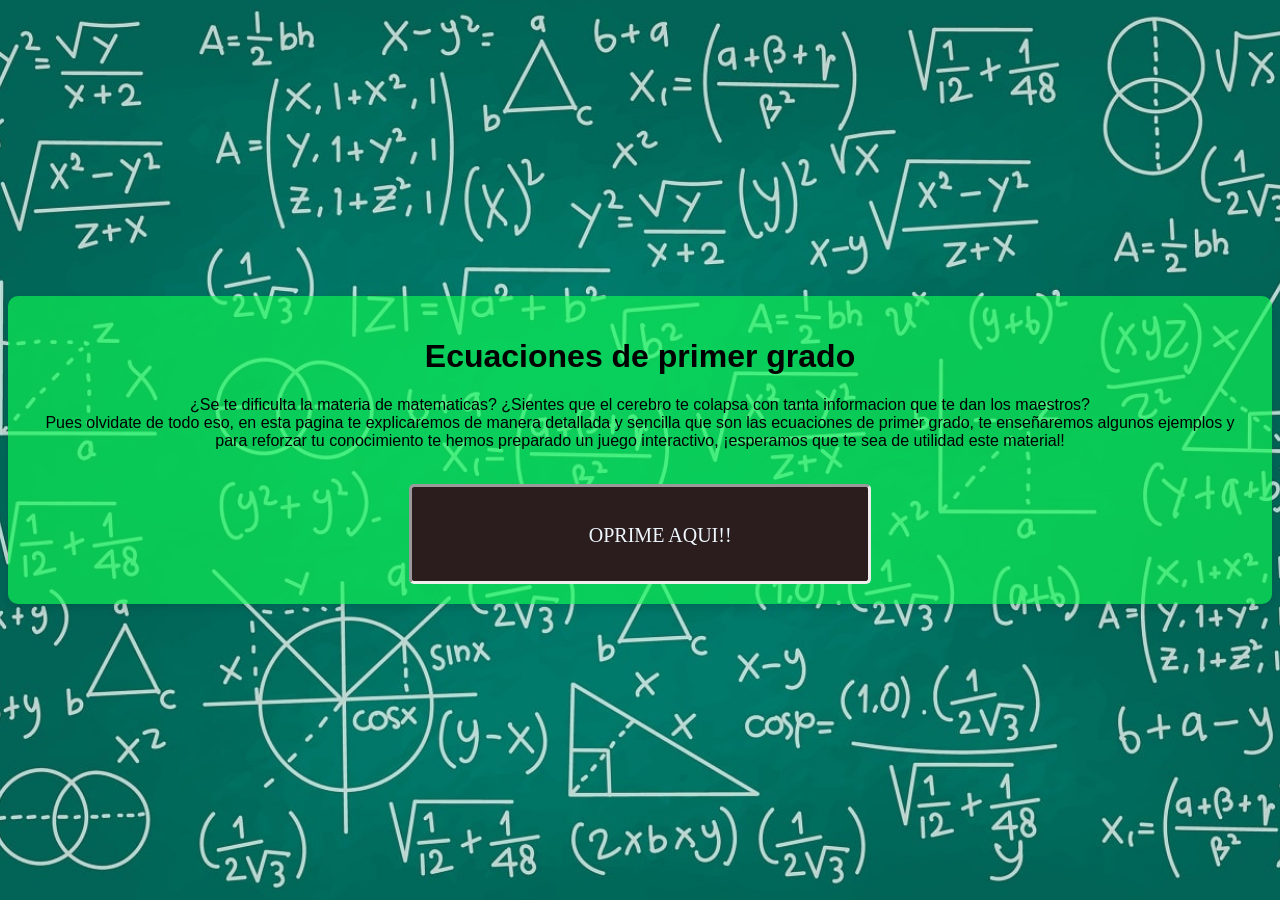
<file: index.html>
<!DOCTYPE html>
<html lang="es-ES">
<head>
    <link rel="preconnect" href="https://fonts.googleapis.com">
    <link rel="preconnect" href="https://fonts.gstatic.com" crossorigin>
    <link href="https://fonts.googleapis.com/css2?family=Montserrat:ital,wght@1,100..900&display=swap" rel="stylesheet">
    <meta charset="UTF-8">
    <meta name="viewport" content="width=device-width, initial-scale=1.0">
    <title>Bienvenidos</title>
    <link rel="stylesheet" href="dibujosheet.css">
</head>
<body >
<div class="contenedor">
        
        <h1>Ecuaciones de primer grado</h1>
        <p>¿Se te dificulta la materia de matematicas? ¿Sientes que el cerebro te colapsa con tanta informacion que te dan los maestros?<br> Pues olvidate de todo eso, en esta pagina te explicaremos de manera detallada y sencilla que son las ecuaciones de primer grado, te enseñaremos algunos ejemplos y para reforzar tu conocimiento te hemos preparado un juego interactivo, ¡esperamos que te sea de utilidad este material!</p>
        <br>
         <div class="contenedores">
        <button  class="boton uno">
            <div class="icono">
                <svg xmlns="http://www.w3.org/2000/svg" width="16" height="16" fill="currentColor" class="bi bi-arrow-right-short" viewBox="0 0 16 16">
                <path fill-rule="evenodd" d="M4 8a.5.5 0 0 1 .5-.5h5.793L8.146 5.354a.5.5 0 1 1 .708-.708l3 3a.5.5 0 0 1 0 .708l-3 3a.5.5 0 0 1-.708-.708L10.293 8.5H4.5A.5.5 0 0 1 4 8"/>
                </svg>
            </div>
           <a href="Ecuaciones de primer grado.html"><span>OPRIME AQUI!!</span></a>
        </button>
         </div>
</div>

</body>
</html>
</file>
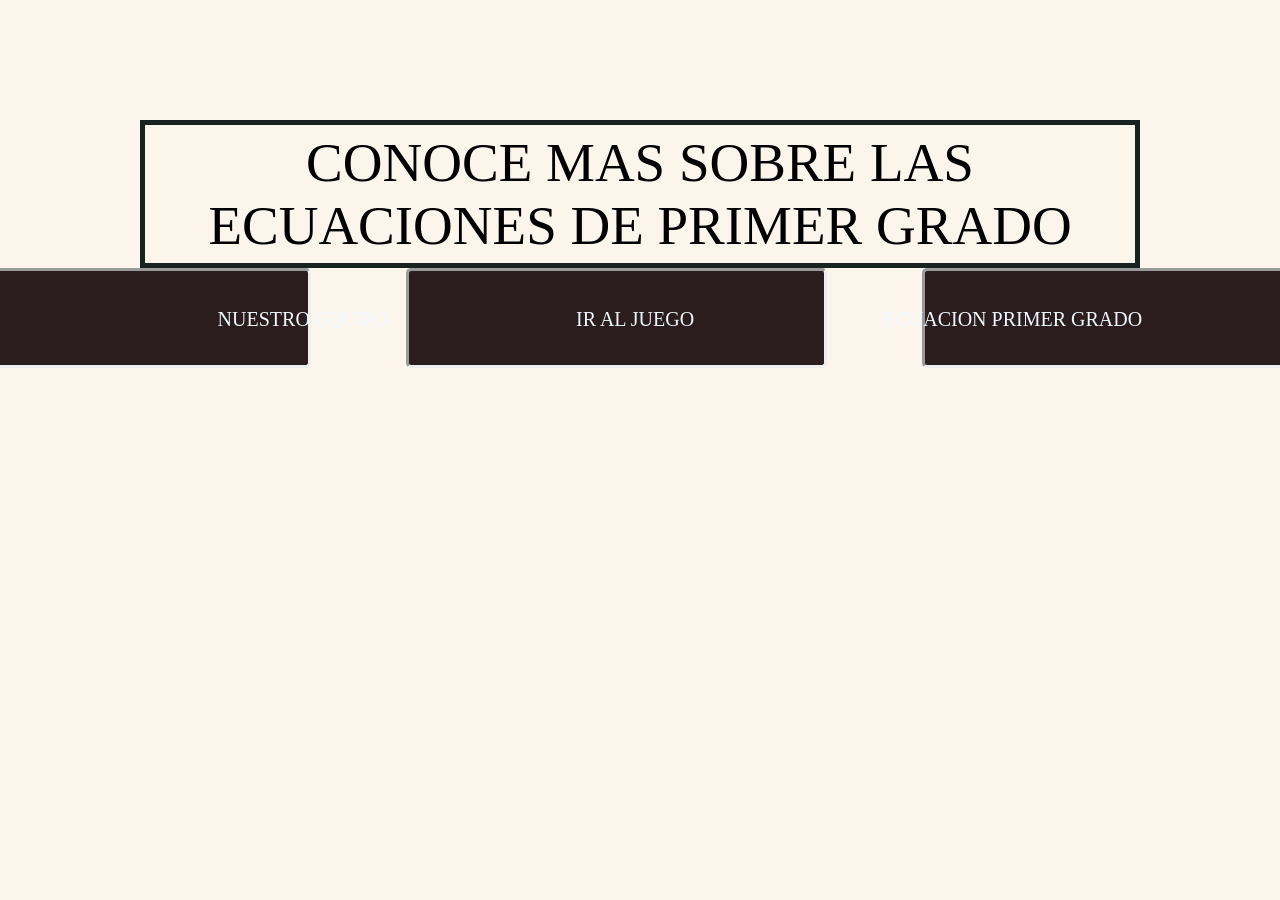
<file: Ecuaciones de primer grado.html>
<!DOCTYPE html>
<html>
<head>
    <title>Links</title>
    <link rel="stylesheet" href="tercero.css">
</head>
<body>
    <div class="links">
         <h1>Conoce mas sobre las ecuaciones de primer grado</h1>
    
      <div class="contenedores">
        <button  class="boton uno">
            <div class="icono">
                <svg xmlns="http://www.w3.org/2000/svg" width="16" height="16" fill="currentColor" class="bi bi-arrow-right-short" viewBox="0 0 16 16">
                <path fill-rule="evenodd" d="M4 8a.5.5 0 0 1 .5-.5h5.793L8.146 5.354a.5.5 0 1 1 .708-.708l3 3a.5.5 0 0 1 0 .708l-3 3a.5.5 0 0 1-.708-.708L10.293 8.5H4.5A.5.5 0 0 1 4 8"/>
                </svg>
            </div>
            <a href="Equipo.html"><span> nuestro equipo</span></a>
        </button>

        <button class="boton dos">
            <div class="icono dos">
                <svg xmlns="http://www.w3.org/2000/svg" width="16" height="16" fill="currentColor" class="bi bi-arrow-right-short" viewBox="0 0 16 16">
                <path fill-rule="evenodd" d="M4 8a.5.5 0 0 1 .5-.5h5.793L8.146 5.354a.5.5 0 1 1 .708-.708l3 3a.5.5 0 0 1 0 .708l-3 3a.5.5 0 0 1-.708-.708L10.293 8.5H4.5A.5.5 0 0 1 4 8"/>
                </svg>
            </div>
            <a href="juego.html"><span >Ir al juego</span></a>
        </button>

        <button href="code.html" class="boton tres">
            <div class="icono tres">
                <svg xmlns="http://www.w3.org/2000/svg" width="16" height="16" fill="currentColor" class="bi bi-arrow-right-short" viewBox="0 0 16 16">
                <path fill-rule="evenodd" d="M4 8a.5.5 0 0 1 .5-.5h5.793L8.146 5.354a.5.5 0 1 1 .708-.708l3 3a.5.5 0 0 1 0 .708l-3 3a.5.5 0 0 1-.708-.708L10.293 8.5H4.5A.5.5 0 0 1 4 8"/>
                </svg>
            </div>
        
            <a href="code.html"> <span>Ecuacion primer grado</span> </a>
        </button>
    </div
    
></body>
</html>
<!--  <u1>
        <br>
        <a href="code.html" class="quinto">Concepto de ecuacion de primer grado</a></1i>
        <br>
        <a  href="juego.html" class="sexto">Ir al juego </a>
 -->
</file>
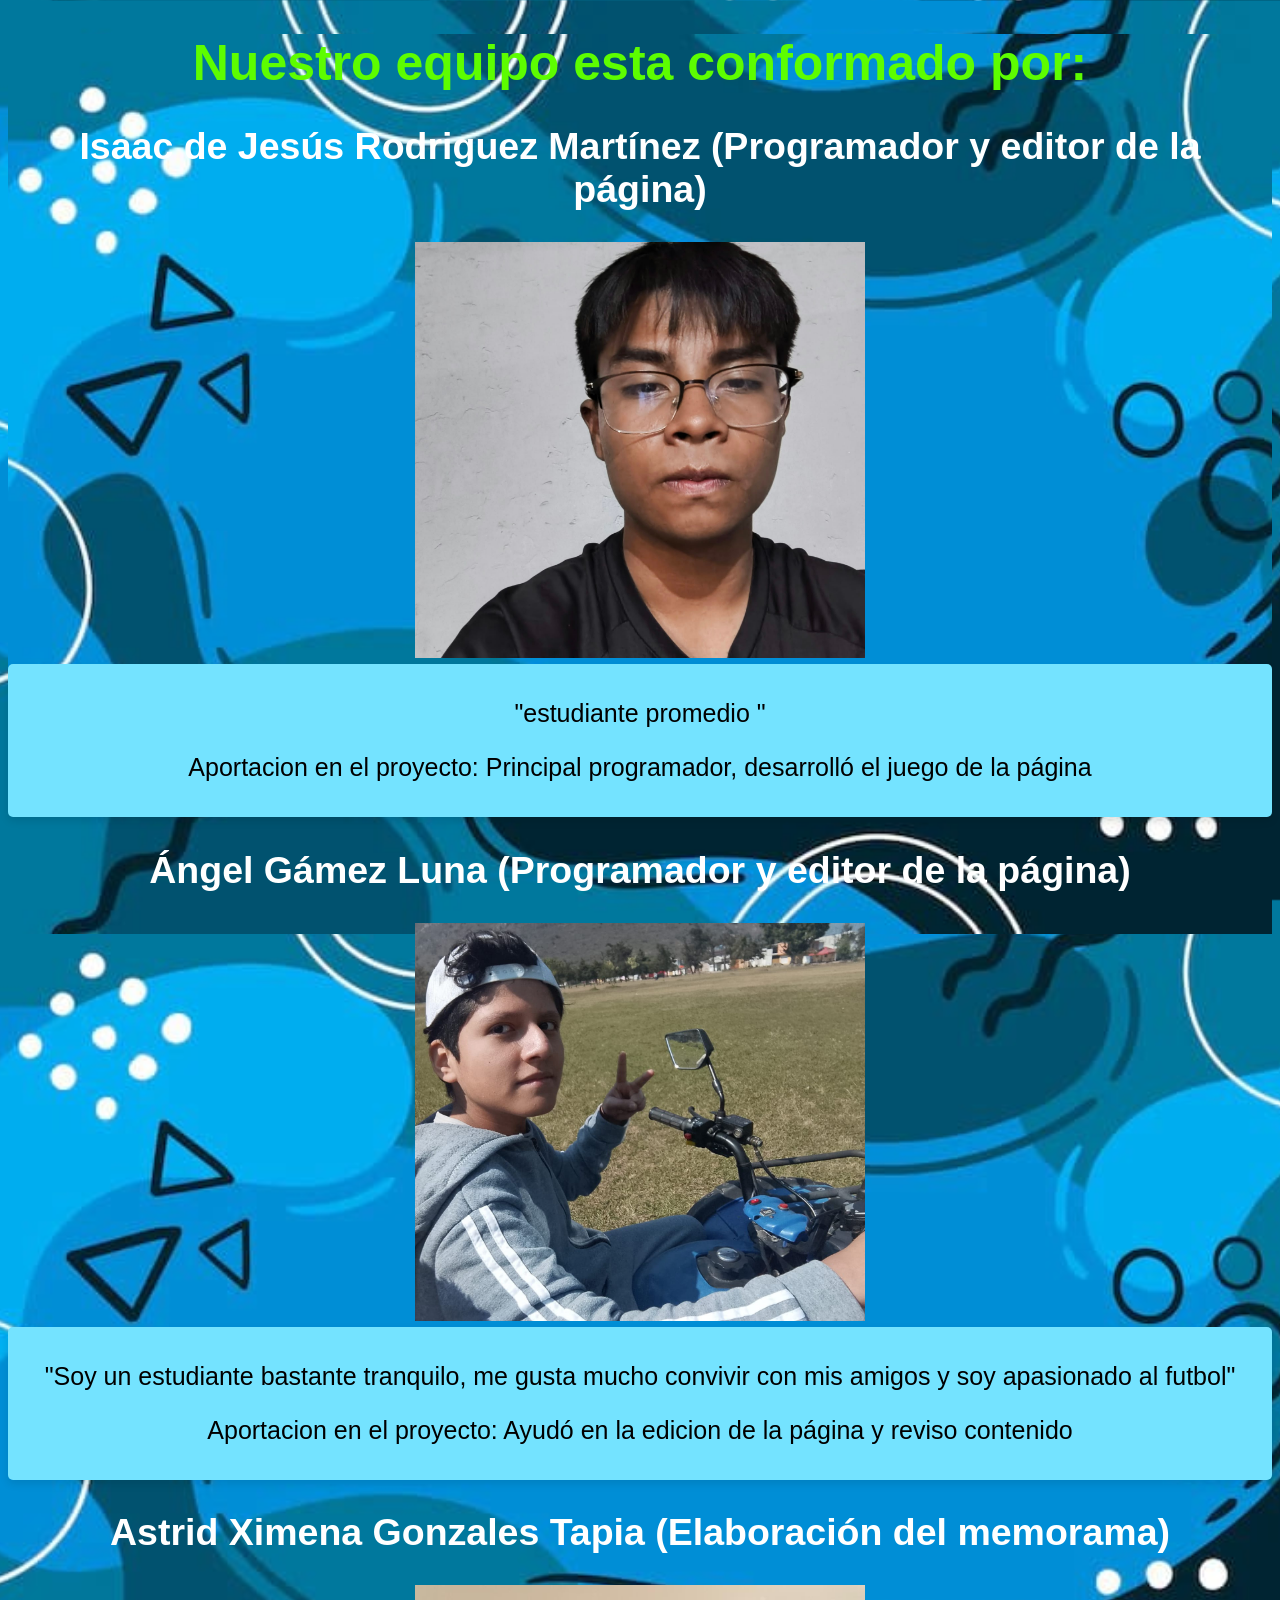
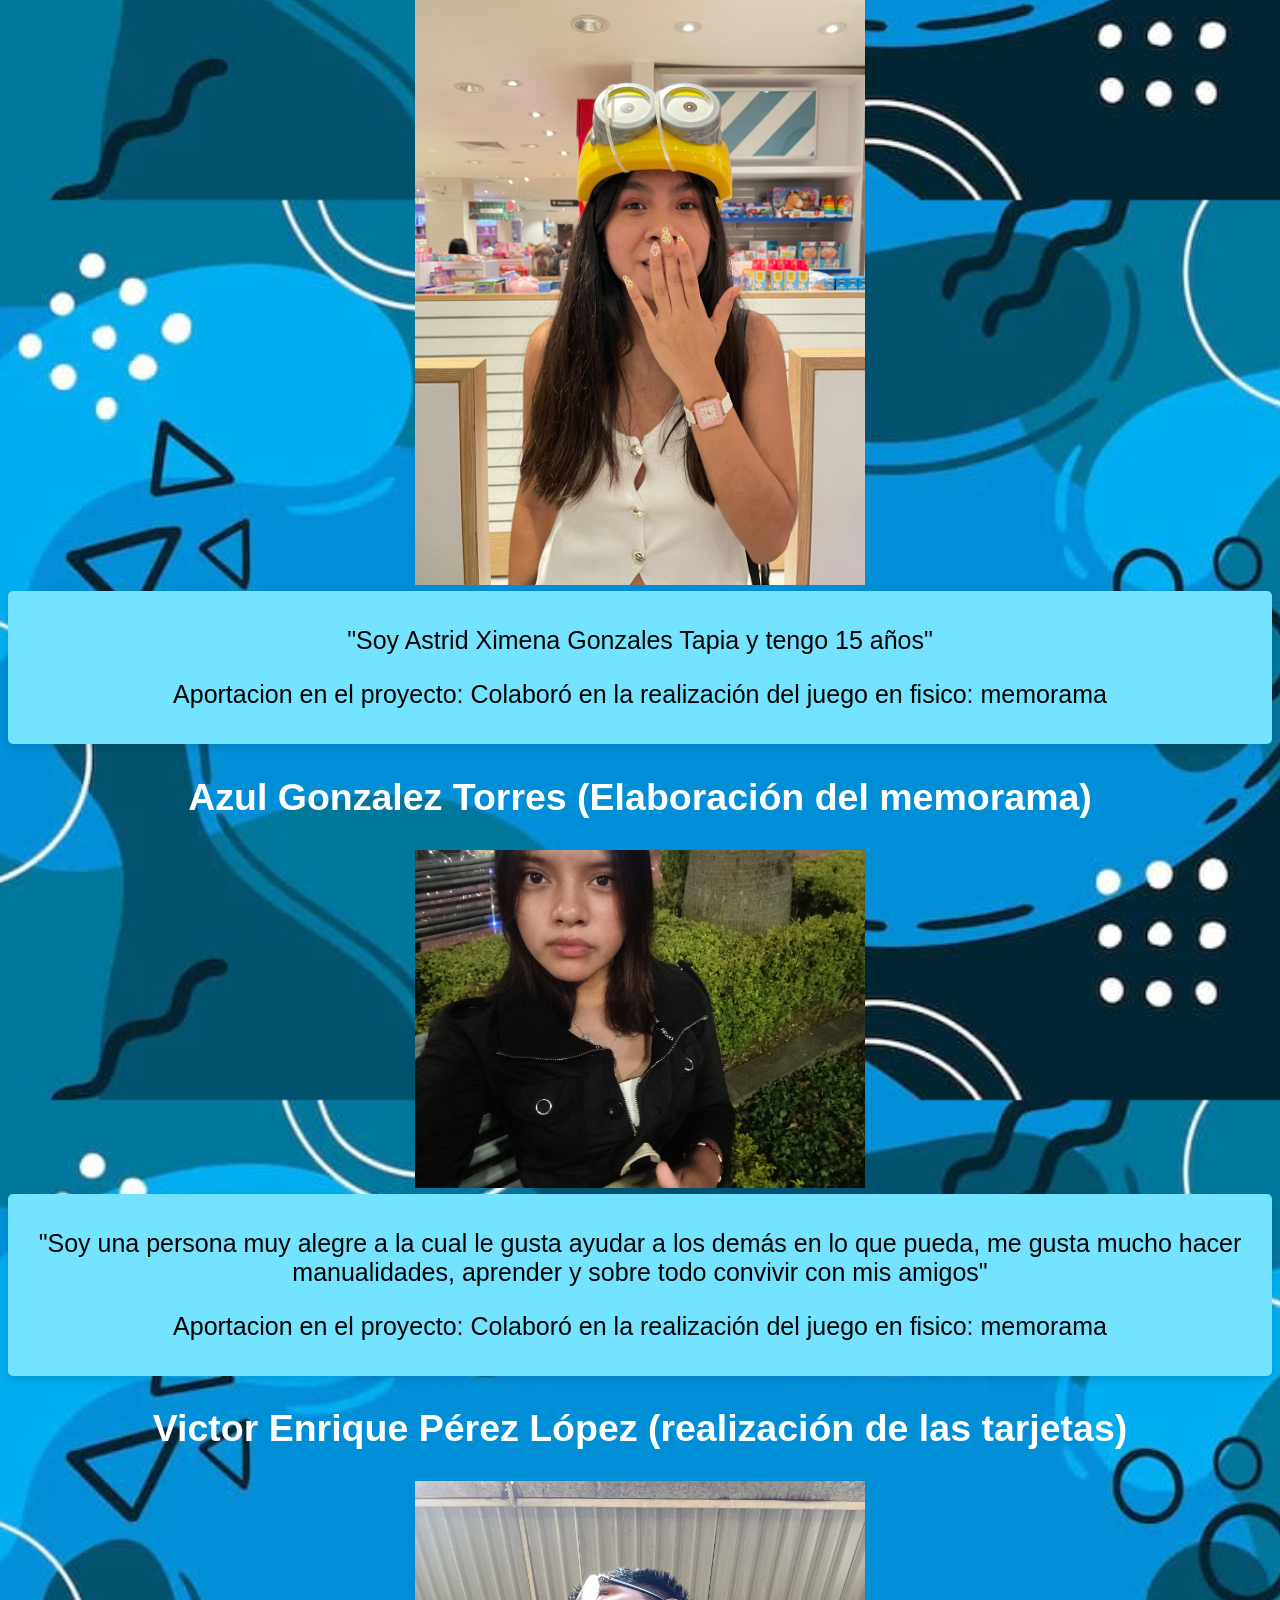
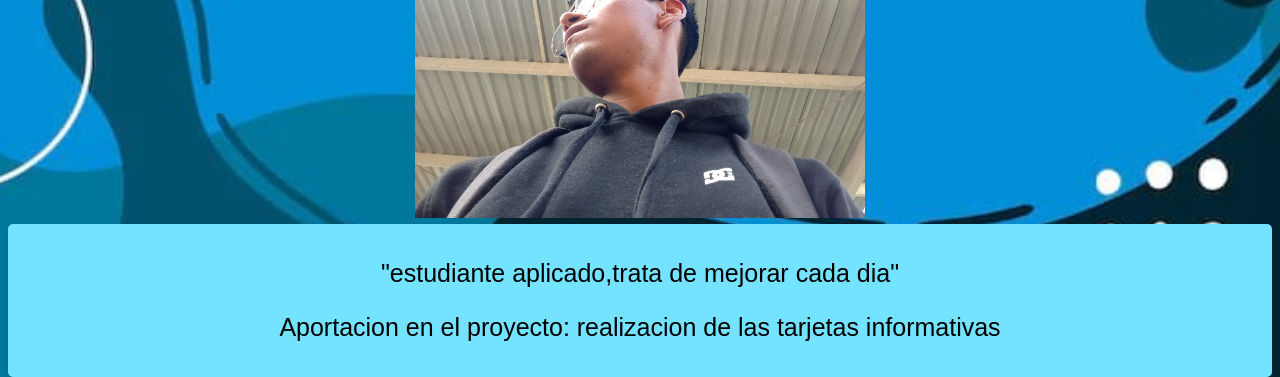
<file: Equipo.html>
<!DOCTYPE html>
<html lang="es-ES">
<head>
    <meta charset="UTF-8">
    <meta name="viewport" content="width=device-width, initial-scale=1.0">
    <title>Nuestro equipo</title>  
    <link rel="stylesheet" href="equipo.css">
    </head>
<body>
    <h1>Nuestro equipo esta conformado por:</h1>
    

    <h2>Isaac de Jesús Rodriguez Martínez (Programador y editor de la página)</h2>
    <div class="contenedor">
    <img src="isaac.jpeg" width="450 px"> </div>
    <div class="contenedor_descripcion1">
    <p>"estudiante promedio "</p>
    <p>Aportacion en el proyecto: Principal programador, desarrolló el juego de la página </p>
        </div>


    <h2>Ángel Gámez Luna (Programador y editor de la página)</h2>
    <div class="contenedor_1">
    <img src="angel.jpeg" width="450 px"> </div>
    <div class="contenedor_descripcion2">
    <p>"Soy un estudiante bastante tranquilo, me gusta mucho convivir con mis amigos y soy apasionado al futbol"</p>
    <p>Aportacion en el proyecto: Ayudó en la edicion de la página y reviso contenido</p>
    </div>


    <h2>Astrid Ximena Gonzales Tapia (Elaboración del memorama)</h2>
    <div class="contenedor_2"> 
    <img src="niña 1.jpeg" width="450 px"> </div>
    <div class="contenedor_descripcion3">
    <p>"Soy Astrid Ximena Gonzales Tapia y tengo 15 años"</p>
    <p>Aportacion en el proyecto: Colaboró en la realización del juego en fisico: memorama</p>
    </div>



    <h2>Azul Gonzalez Torres (Elaboración del memorama)</h2>
    <div class="contenedor_3">
    <img src="niña 2.jpeg" width="450 px"> </div>
    <div class="contenedor_descripcion4">
    <p>"Soy una persona muy alegre a la cual le gusta ayudar a los demás en lo que pueda, me gusta mucho hacer manualidades, aprender y sobre todo convivir con mis amigos"</p>
    <p>Aportacion en el proyecto: Colaboró en la realización del juego en fisico: memorama</p>
    </div>



    <h2>Victor Enrique Pérez López (realización de las tarjetas)</h2> 
    <div class="contenedor_4">
    <img src="victor.jpeg" width="450px"></div>
    <div class="contenedor_descripcion5">
    <p>"estudiante aplicado,trata de mejorar cada dia"</p>
    <p>Aportacion en el proyecto: realizacion de las tarjetas informativas</p>
    </div>

</body>
</file>
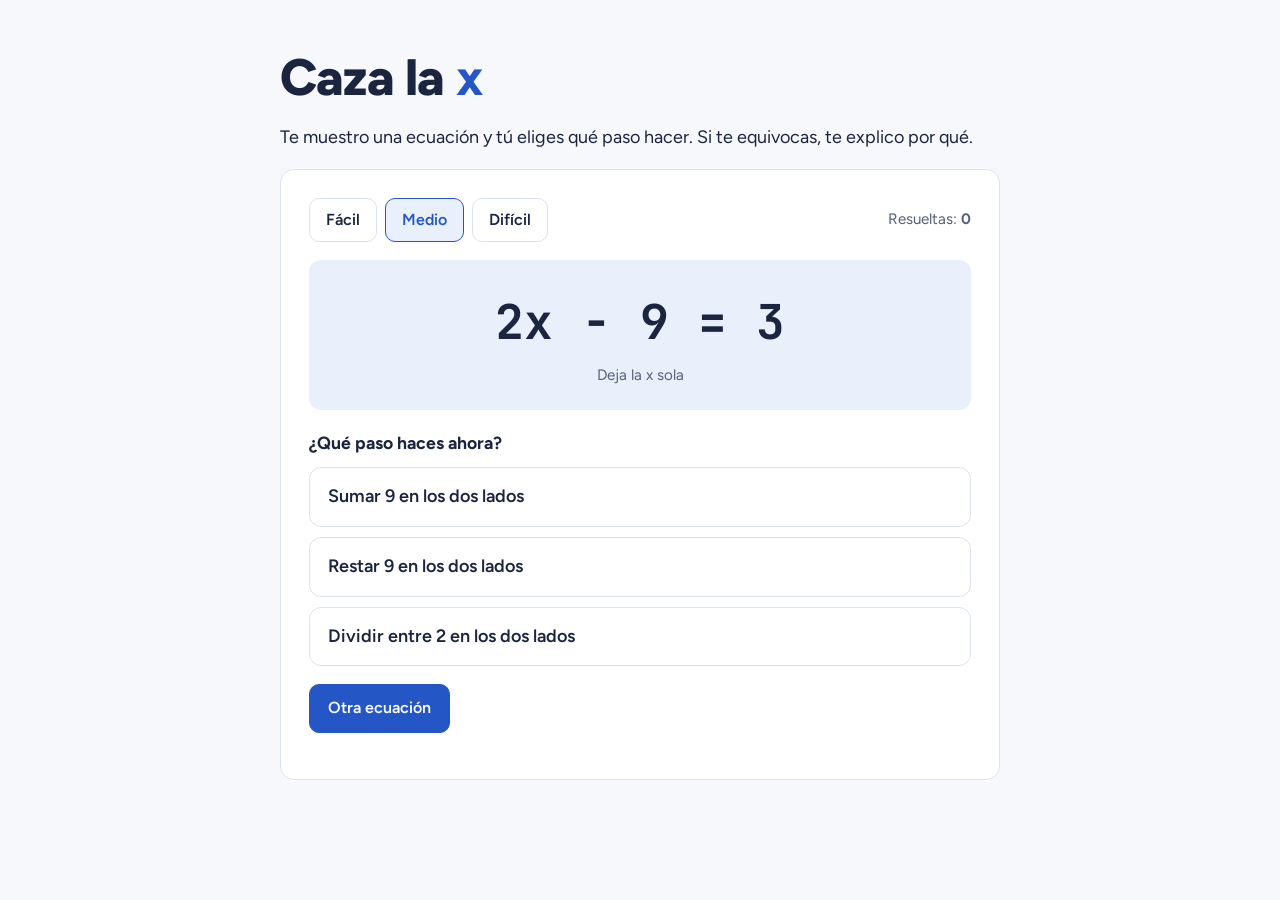
<file: juego.html>
<!doctype html>
<html lang="es">
<head>
<meta charset="utf-8">
<meta name="viewport" content="width=device-width, initial-scale=1">
<title>Juego Despeja la X</title>
<link rel="preconnect" href="https://fonts.googleapis.com">
<link rel="preconnect" href="https://fonts.gstatic.com" crossorigin>
<link href="https://fonts.googleapis.com/css2?family=Figtree:wght@400;500;600;700;800&family=JetBrains+Mono:wght@500;700&display=swap" rel="stylesheet">
<style>
/* Concepto: una sola columna, mucho espacio, un solo color de acento. Primero se lee, luego se practica. */
:root {
  --bg: #F6F8FC;
  --card: #FFFFFF;
  --fg: #1B2540;
  --muted: #55617A;
  --line: #DCE3EE;
  --soft: #EAF0FB;
  --accent: #2457C5;
  --on-accent: #FFFFFF;
  --good: #167A4B;
  --good-soft: #E3F4EB;
  --bad: #B3261E;
  --bad-soft: #FCE9E7;
  --f-body: "Figtree", system-ui, -apple-system, "Segoe UI", sans-serif;
  --f-mono: "JetBrains Mono", ui-monospace, "SF Mono", Menlo, Consolas, monospace;
}
@media (prefers-color-scheme: dark) {
  :root:not([data-theme="light"]) {
    --bg: #0F1626; --card: #17223A; --fg: #E9EEF8; --muted: #A3B0C8; --line: #2A3856; --soft: #1D2B49;
    --accent: #8FB0FF; --on-accent: #0B1220; --good: #5FD39A; --good-soft: #15332A; --bad: #FF8A80; --bad-soft: #3A1E22;
    color-scheme: dark;
  }
}
:root[data-theme="dark"] {
  --bg: #0F1626; --card: #17223A; --fg: #E9EEF8; --muted: #A3B0C8; --line: #2A3856; --soft: #1D2B49;
  --accent: #8FB0FF; --on-accent: #0B1220; --good: #5FD39A; --good-soft: #15332A; --bad: #FF8A80; --bad-soft: #3A1E22;
  color-scheme: dark;
}
 
* { box-sizing: border-box; }
body {
  background: var(--bg);
  color: var(--fg);
  font-family: var(--f-body);
  font-size: 18px;
  line-height: 1.65;
  padding-block: 40px 72px;
  padding-left: max(16px, env(safe-area-inset-left, 0px));
  padding-right: max(16px, env(safe-area-inset-right, 0px));
}
main { max-width: 720px; margin: 0 auto; display: grid; gap: 56px; }
h1, h2 { margin: 0; line-height: 1.15; text-wrap: balance; letter-spacing: -0.015em; }
h1 { font-size: clamp(2.2rem, 7vw, 3.2rem); font-weight: 800; }
h2 { font-size: clamp(1.5rem, 4.5vw, 1.9rem); font-weight: 700; }
p { margin: 0; max-width: 62ch; }
section { display: grid; gap: 16px; }
.mono, .eq { font-family: var(--f-mono); font-weight: 700; }
.hl { color: var(--accent); font-weight: 700; }
:focus-visible { outline: 3px solid var(--accent); outline-offset: 2px; border-radius: 6px; }
 
.card { background: var(--card); border: 1px solid var(--line); border-radius: 14px; padding: clamp(18px, 4vw, 28px); }
 
.step { padding: 12px 0; border-bottom: 1px solid var(--line); animation: rise .3s ease both; }
.step .eq { font-size: clamp(1.5rem, 6vw, 2.2rem); }
.step p { color: var(--muted); font-size: 1rem; }
@keyframes rise { from { opacity: 0; transform: translateY(6px); } to { opacity: 1; transform: none; } }
 
.btn { font: inherit; font-weight: 600; font-size: 1rem; background: var(--card); color: var(--fg); border: 1px solid var(--line); border-radius: 10px; padding: 10px 18px; min-height: 46px; cursor: pointer; }
.btn:hover:not(:disabled) { border-color: var(--accent); }
.btn.primary { background: var(--accent); color: var(--on-accent); border-color: var(--accent); }
.btn:disabled { opacity: .5; cursor: not-allowed; }
.row { display: flex; flex-wrap: wrap; gap: 10px; margin-top: 16px; }
 
/* Práctica */
.levels { display: flex; flex-wrap: wrap; gap: 8px; }
.levels .btn { padding: 8px 16px; min-height: 42px; }
.levels .btn[aria-pressed="true"] { background: var(--soft); border-color: var(--accent); color: var(--accent); }
.play { display: grid; gap: 18px; }
.top { display: flex; flex-wrap: wrap; gap: 10px 20px; justify-content: space-between; align-items: center; }
.count { color: var(--muted); font-size: .95rem; }
.big { text-align: center; background: var(--soft); border-radius: 12px; padding: 22px 10px; }
.big .eq { font-size: clamp(1.9rem, 8vw, 3rem); overflow-wrap: anywhere; }
.big small { display: block; color: var(--muted); font-size: .95rem; margin-top: 2px; }
.big.won .eq { color: var(--good); }
.ask { font-weight: 700; font-size: 1.1rem; }
.opts { display: grid; gap: 10px; }
.opt { font: inherit; font-weight: 600; text-align: left; background: var(--card); color: var(--fg); border: 1.5px solid var(--line); border-radius: 12px; padding: 14px 18px; min-height: 52px; cursor: pointer; }
.opt:hover:not(:disabled) { border-color: var(--accent); background: var(--soft); }
.opt.wrong { border-color: var(--bad); background: var(--bad-soft); color: var(--bad); }
.opt:disabled { cursor: default; }
.msg { border-radius: 12px; padding: 12px 16px; font-size: 1rem; }
.msg.bad { background: var(--bad-soft); color: var(--bad); }
.msg.good { background: var(--good-soft); color: var(--good); }
.msg:empty { display: none; }
.hist { display: grid; gap: 0; }
.hist .step { padding: 8px 0; }
.hist .step .eq { font-size: 1.2rem; }
.hist .step p { font-size: .95rem; }
 
@media (max-width: 520px) {
  body { font-size: 17px; padding-block: 28px 56px; }
  main { gap: 44px; }
}
@media (prefers-reduced-motion: reduce) { .step { animation: none; } }
</style>
</head>
<body>
 
<main>
  <section>
    <h1>Caza la <span class="hl">x</span></h1>
    <p>Te muestro una ecuación y tú eliges qué paso hacer. Si te equivocas, te explico por qué.</p>
    <div class="card play">
      <div class="top">
        <div class="levels" role="group" aria-label="Dificultad" id="levels"></div>
        <div class="count">Resueltas: <b id="sSolved">0</b></div>
      </div>
 
      <div class="big" id="big">
        <div class="eq" id="eq" aria-live="polite">2x + 3 = 11</div>
        <small id="goal">Deja la x sola</small>
      </div>
 
      <div id="ask">
        <p class="ask">¿Qué paso haces ahora?</p>
        <div class="opts" id="opts" style="margin-top:10px"></div>
      </div>
 
      <div class="msg" id="msg" aria-live="polite"></div>
      <div class="row" id="nextRow" hidden style="margin-top:0">
        <button class="btn primary" id="next" type="button">Otra ecuación</button>
      </div>
 
      <div class="hist" id="hist" aria-label="Tus pasos"></div>
    </div>
  </section>
</main>
 
<script>
(function () {
  var M = "\u2212";
  var $ = function (s) { return document.querySelector(s); };
  var R = function (a, b) { return a + Math.floor(Math.random() * (b - a + 1)); };
 
  /* ---------- Práctica ---------- */
  function num(n) { return n < 0 ? M + Math.abs(n) : String(n); }
  function side(x, c) {
    if (x === 0) return num(c);
    var xs = x === 1 ? "x" : x === -1 ? M + "x" : num(x) + "x";
    if (c === 0) return xs;
    return xs + (c > 0 ? " + " + c : " " + M + " " + Math.abs(c));
  }
  function fmt(s) { return side(s.lx, s.lc) + " = " + side(s.rx, s.rc); }
 
  var level = 2, eq, orig, solution, solved = 0, hist = [], won = false, current = null;
 
  function gen(lv) {
    var x = R(2, 9), a, b, c;
    if (lv === 1) {
      b = R(1, 9);
      if (Math.random() < 0.5) return { s: { lx: 1, lc: b, rx: 0, rc: x + b }, x: x };
      b = R(1, x - 1);
      return { s: { lx: 1, lc: -b, rx: 0, rc: x - b }, x: x };
    }
    if (lv === 2) {
      a = R(2, 5); b = R(1, 9);
      if (Math.random() < 0.5) return { s: { lx: a, lc: b, rx: 0, rc: a * x + b }, x: x };
      b = R(1, Math.min(9, a * x - 1));
      return { s: { lx: a, lc: -b, rx: 0, rc: a * x - b }, x: x };
    }
    a = R(3, 6); c = R(1, a - 1); b = R(1, 9);
    return { s: { lx: a, lc: b, rx: c, rc: (a - c) * x + b }, x: x };
  }
 
  function isSolved(s) {
    return (s.lx === 1 && s.lc === 0 && s.rx === 0) || (s.rx === 1 && s.rc === 0 && s.lx === 0);
  }
 
  function apply(s, m) {
    var r = { lx: s.lx, lc: s.lc, rx: s.rx, rc: s.rc };
    if (m.o === "+" || m.o === "-") {
      var d = m.o === "+" ? m.k : -m.k;
      if (m.t === "x") { r.lx += d; r.rx += d; } else { r.lc += d; r.rc += d; }
    } else if (m.o === "*") {
      r.lx *= m.k; r.lc *= m.k; r.rx *= m.k; r.rc *= m.k;
    } else {
      r.lx /= m.k; r.lc /= m.k; r.rx /= m.k; r.rc /= m.k;
    }
    return r;
  }
 
  function what(m) { return m.k + (m.t === "x" ? "x" : ""); }
  function label(m) {
    if (m.o === "+") return "Sumar " + what(m) + " en los dos lados";
    if (m.o === "-") return "Restar " + what(m) + " en los dos lados";
    if (m.o === "*") return "Multiplicar por " + m.k + " en los dos lados";
    return "Dividir entre " + m.k + " en los dos lados";
  }
  function past(m) {
    if (m.o === "+") return "Sumamos " + what(m) + " en los dos lados";
    if (m.o === "-") return "Restamos " + what(m) + " en los dos lados";
    if (m.o === "*") return "Multiplicamos por " + m.k + " en los dos lados";
    return "Dividimos entre " + m.k + " en los dos lados";
  }
 
  function bestMove(s) {
    if (s.lx !== 0 && s.rx !== 0) return { o: "-", t: "x", k: Math.min(s.lx, s.rx) };
    if (s.lc !== 0) return { o: s.lc > 0 ? "-" : "+", t: "n", k: Math.abs(s.lc) };
    return { o: "/", t: "n", k: s.lx };
  }
 
  function options(s, m) {
    var flip = { o: m.o === "+" ? "-" : m.o === "-" ? "+" : m.o === "/" ? "*" : "/", t: m.t, k: m.k };
    var flipFb = m.o === "/" ? "Para quitar una multiplicación se divide, no se multiplica."
      : m.o === "-" ? "Casi. Para quitar un número que se suma, se resta."
      : "Casi. Para quitar un número que se resta, se suma.";
    var third, thirdFb;
    if (s.lx !== 0 && s.rx !== 0) {
      third = { o: s.lc > 0 ? "-" : "+", t: "n", k: Math.abs(s.lc) };
      thirdFb = "Todavía no. Con x en los dos lados, primero junta las x en un solo lado.";
    } else if (s.lx > 1 && s.lc !== 0) {
      third = { o: "/", t: "n", k: s.lx };
      thirdFb = "Todavía no. Primero se quita el número que suma o resta, y después el que multiplica a la x.";
    } else if (s.lx > 1) {
      third = { o: "-", t: "n", k: s.lx };
      thirdFb = "Restar no quita una multiplicación. Para eso se divide.";
    } else {
      third = { o: "*", t: "n", k: 2 };
      thirdFb = "Eso no deja la x sola. Hay que quitar el número que acompaña a la x.";
    }
    var list = [
      { m: m, ok: true },
      { m: flip, ok: false, fb: flipFb },
      { m: third, ok: false, fb: thirdFb }
    ];
    for (var i = list.length - 1; i > 0; i--) {
      var j = Math.floor(Math.random() * (i + 1));
      var t = list[i]; list[i] = list[j]; list[j] = t;
    }
    return list;
  }
 
  function setMsg(text, cls) { var m = $("#msg"); m.textContent = text; m.className = "msg" + (cls ? " " + cls : ""); }
 
  function drawOptions() {
    var box = $("#opts");
    box.innerHTML = "";
    current.forEach(function (o) {
      var b = document.createElement("button");
      b.type = "button"; b.className = "opt"; b.textContent = label(o.m);
      b.addEventListener("click", function () { choose(o, b); });
      box.appendChild(b);
    });
  }
 
  function drawHist() {
    var h = $("#hist");
    h.innerHTML = "";
    hist.forEach(function (it) {
      var d = document.createElement("div");
      d.className = "step";
      d.innerHTML = '<div class="eq"></div><p></p>';
      d.children[0].textContent = it.eq;
      d.children[1].textContent = it.note;
      h.appendChild(d);
    });
  }
 
  function choose(o, btn) {
    if (won) return;
    if (!o.ok) {
      btn.classList.add("wrong"); btn.disabled = true;
      setMsg(o.fb, "bad");
      return;
    }
    var m = o.m;
    eq = apply(eq, m);
    hist.push({ eq: fmt(eq), note: past(m) });
    $("#eq").textContent = fmt(eq);
    drawHist();
    if (isSolved(eq)) {
      won = true; solved++;
      $("#sSolved").textContent = solved;
      $("#big").classList.add("won");
      $("#goal").textContent = "¡Resuelto! x = " + solution;
      $("#ask").hidden = true;
      $("#nextRow").hidden = false;
      var lv = orig.lx * solution + orig.lc, rv = orig.rx * solution + orig.rc;
      setMsg("¡Muy bien! Comprobación: con x = " + solution + ", la izquierda vale " + lv + " y la derecha vale " + rv + ". Son iguales ✓", "good");
    } else {
      setMsg("¡Correcto! Sigue con el siguiente paso.", "good");
      current = options(eq, bestMove(eq));
      drawOptions();
    }
  }
 
  function newGame() {
    var g = gen(level);
    eq = g.s; solution = g.x; orig = { lx: eq.lx, lc: eq.lc, rx: eq.rx, rc: eq.rc };
    hist = []; won = false;
    $("#eq").textContent = fmt(eq);
    $("#big").classList.remove("won");
    $("#goal").textContent = "Deja la x sola";
    $("#ask").hidden = false;
    $("#nextRow").hidden = true;
    setMsg("");
    drawHist();
    current = options(eq, bestMove(eq));
    drawOptions();
  }
 
  $("#next").addEventListener("click", newGame);
 
  var names = ["Fácil", "Medio", "Difícil"];
  var lvEl = $("#levels");
  names.forEach(function (n, i) {
    var b = document.createElement("button");
    b.type = "button"; b.className = "btn"; b.textContent = n;
    b.setAttribute("aria-pressed", i + 1 === level ? "true" : "false");
    b.addEventListener("click", function () {
      level = i + 1;
      lvEl.querySelectorAll("button").forEach(function (x, j) { x.setAttribute("aria-pressed", j === i ? "true" : "false"); });
      newGame();
    });
    lvEl.appendChild(b);
  });
 
  newGame();
})();
</script>
</body>
</html>
</file>
<file: dibujosheet.css>
body,html {
    font-family: Arial, Helvetica, sans-serif;
    height: 100%;
    width: 100vw;
    display: flex;
    justify-content: center;
    align-items: center;
    background: url('fondo.jpg') center center;
    background-size: cover;
}

.contenedor {
    text-align: center;
    background-color: #0ef854ab;
    padding: 20px;
    border-radius: 10px;
    box-shadow: 0 4px 8px rgba(0, 0, 0, 0.1);
    
}

div p{
    color: rgb(0, 0, 0);
}

.septimo{
    color:rgb(74, 24, 211) ;
    display: block;
    align-items: center;
    justify-content: center;
    width: 90%;
    height: 100px;
    background-color: rgb(43, 29, 29);
    color: azure;
    font-family: 'Times New Roman', Times, serif;
    font-size: 20px;
    font-weight: 500px;
    border: inset;
    cursor: pointer;
    text-transform: uppercase;
    transition: 3s;
    border-radius: 5px;
}

.septimo span{
    transition: .4s ease-in-out all;
    position: relative;
    left: 17%;
}

.contenedores{
    width: 42%;
    display: inline-flex;
    grid-template-columns: repeat(3, 1fr); 
    gap: 70px;
    justify-content: center;
    align-items: center;
    height: 100px;
    
}

.boton{
    padding: 10px 20px;
    display: inline-flex;
    align-items: center;
    justify-content: center;
    width: 90%;
    height: 100px;
    background-color: rgb(43, 29, 29);
    color: azure;
    font-family: 'Times New Roman', Times, serif;
    font-size: 20px;
    font-weight: 500px;
    border: inset;
    cursor: pointer;
    text-transform: uppercase;   
    transition: 3s;
    border-radius: 5px;

}

.boton.uno span{
    transition: .4s ease-in-out all;
    position: absolute;
    left: 46%;
}

.boton.uno:hover span{
    left: 610px;
     
}

.boton.uno .icono {
    display: flex;
    align-items: center;
    position: absolute;
    z-index: 2;
    left: 20%;
    transition: .3s ease-in-out all;
    opacity: 0;
}

.boton.uno svg{
    color: antiquewhite;
    width: 35px;
    height: 35px;
}

.boton.uno:hover {
    background: #036e65ed;
}

.boton.uno:hover .icono{
    left: calc(60%);
    opacity: 1;
}

a{
    color: aliceblue;
    text-align: center;
    height: 20px;
}
</file>
<file: tercero.css>
*{
    margin: 0;
    padding: 0;
    box-sizing: border-box;
}

body{
    background-color: rgb(252, 245, 236);
    font-family: 'Times New Roman', Times, serif;
    min-height: 10vh;
}

.links{
    width: 1000px;
    margin:auto;
    padding: 120px 0;
    display: flex;
    flex-direction: column;
    align-items: center;
    justify-content: center;
}

h1{
    text-align: center;
    font-size: 55px;
    font-weight: 500;
    margin-bottom: 100px;
    text-transform: uppercase;
    display: inline-block;
    padding: 6px 10px;
    color: black;
    margin: auto;
    border: 5px solid #061312ed;
}

.contenedores{
    width: 150%;
    display: grid;
    grid-template-columns: repeat(3, 1fr); 
    gap: 48px;
}

.boton{
    display: inline-flex;
    align-items: center;
    justify-content: center;
    width: 90%;
    height: 100px;
    background-color: rgb(43, 29, 29);
    color: azure;
    font-family: 'Times New Roman', Times, serif;
    font-size: 20px;
    font-weight: 500px;
    border: inset;
    cursor: pointer;
    text-transform: uppercase;
    transition: 3s;
    border-radius: 5px;

}

.boton.uno span{
    transition: .4s ease-in-out all;
    position: absolute;
    left: 17%;
}

.boton.uno:hover span{
    left: 208px;
     
}

.boton.uno .icono {
    display: flex;
    align-items: center;
    position: absolute;
    z-index: 2;
    left: 9%;
    transition: .3s ease-in-out all;
    opacity: 0;
}

.boton.uno svg{
    color: antiquewhite;
    width: 35px;
    height: 35px;
}

.boton.uno:hover {
    background: #036e65ed;
}

.boton.uno:hover .icono{
    left: calc(30%);
    opacity: 1;
}






.boton.dos span{
    transition: .4s ease-in-out all;
    position: absolute;
    left: 45%;
}

.boton.dos:hover span{
    left: 780px;
}

.boton.dos .icono.dos{
    display: flex;
    align-items: center;
    position: absolute;
    z-index: 2;
    left: 36%;
    transition: .3s ease-in-out all;
    opacity: 0;
}

.boton.dos svg{
    color: antiquewhite;
    width: 35px;
    height: 35px;
}

.boton.dos:hover{
    background: #7c1d85ed;
}

.boton.dos:hover .icono{
    left: calc(60% - 50px);
    opacity: 1;
}

a{
    color: aliceblue;
    text-align: center;
    height: 20px;
}


.boton.tres span{
    transition: .4s ease-in-out all;
    position: absolute;
    left: 69%;
}

.boton.tres:hover span{
    left: 1250px;
}

.boton.tres .icono.tres{
    display: flex;
    align-items: center;
    position: absolute;
    z-index: 2;
    left: 56%;
    transition: .3s ease-in-out all;
    opacity: 0;
}

.boton.tres svg{
    color: antiquewhite;
    width: 35px;
    height: 35px;
}

.boton.tres:hover{
    background: #8f2323ed;
}

.boton.tres:hover .icono{
    left: calc(87% - 50px);
    opacity: 1;
}

a{
    color: aliceblue;
    text-align: center;
    height: 20px;
}
</file>
<file: equipo.css>
body,html {
            font-family: Arial, Helvetica, sans-serif;
            font-size: 25px;
            height: 100%;
            width: 100;
            background: url('fondo\ equipo.jpeg') center;
            background-size: cover;
            color: rgb(0, 0, 0)
        }


        h1 {
            text-align: center;
            color: rgb(93, 253, 0);
        }


        h2, p, p {
            text-align: center;
            
        }

        h2 {
            color: rgb(255, 255, 255);
        }

        
        .contenedor {
            text-align: center;
        }

        .contenedor_1 {
            text-align: center;
        }

        .contenedor_2 {
            text-align: center;
        }

        .contenedor_3 {
            text-align: center;
        }

        .contenedor_4{
            text-align: center;
        }

        .contenedor_descripcion1 {
            text-align: center;
            background-color: #74e3ff;
            padding: 10px;
            border-radius: 5px;
            box-shadow: 0 4px 8px rgba(0, 0, 0, 0.1);
        }

        .contenedor_descripcion2 {
            text-align: center;
            background-color: #74e3ff;
            padding: 10px;
            border-radius: 5px;
            box-shadow: 0 4px 8px rgba(0, 0, 0, 0.1);
        }

        .contenedor_descripcion3 {
            text-align: center;
            background-color: #74e3ff;
            padding: 10px;
            border-radius: 5px;
            box-shadow: 0 4px 8px rgba(0, 0, 0, 0.1);
        }

        .contenedor_descripcion4 {
            text-align: center;
            background-color: #74e3ff;
            padding: 10px;
            border-radius: 5px;
            box-shadow: 0 4px 8px rgba(0, 0, 0, 0.1);
        }

        .contenedor_descripcion5 {
            text-align: center;
            background-color: #74e3ff;
            padding: 10px;
            border-radius: 5px;
            box-shadow: 0 4px 8px rgba(0, 0, 0, 0.1);
        }
</file>
